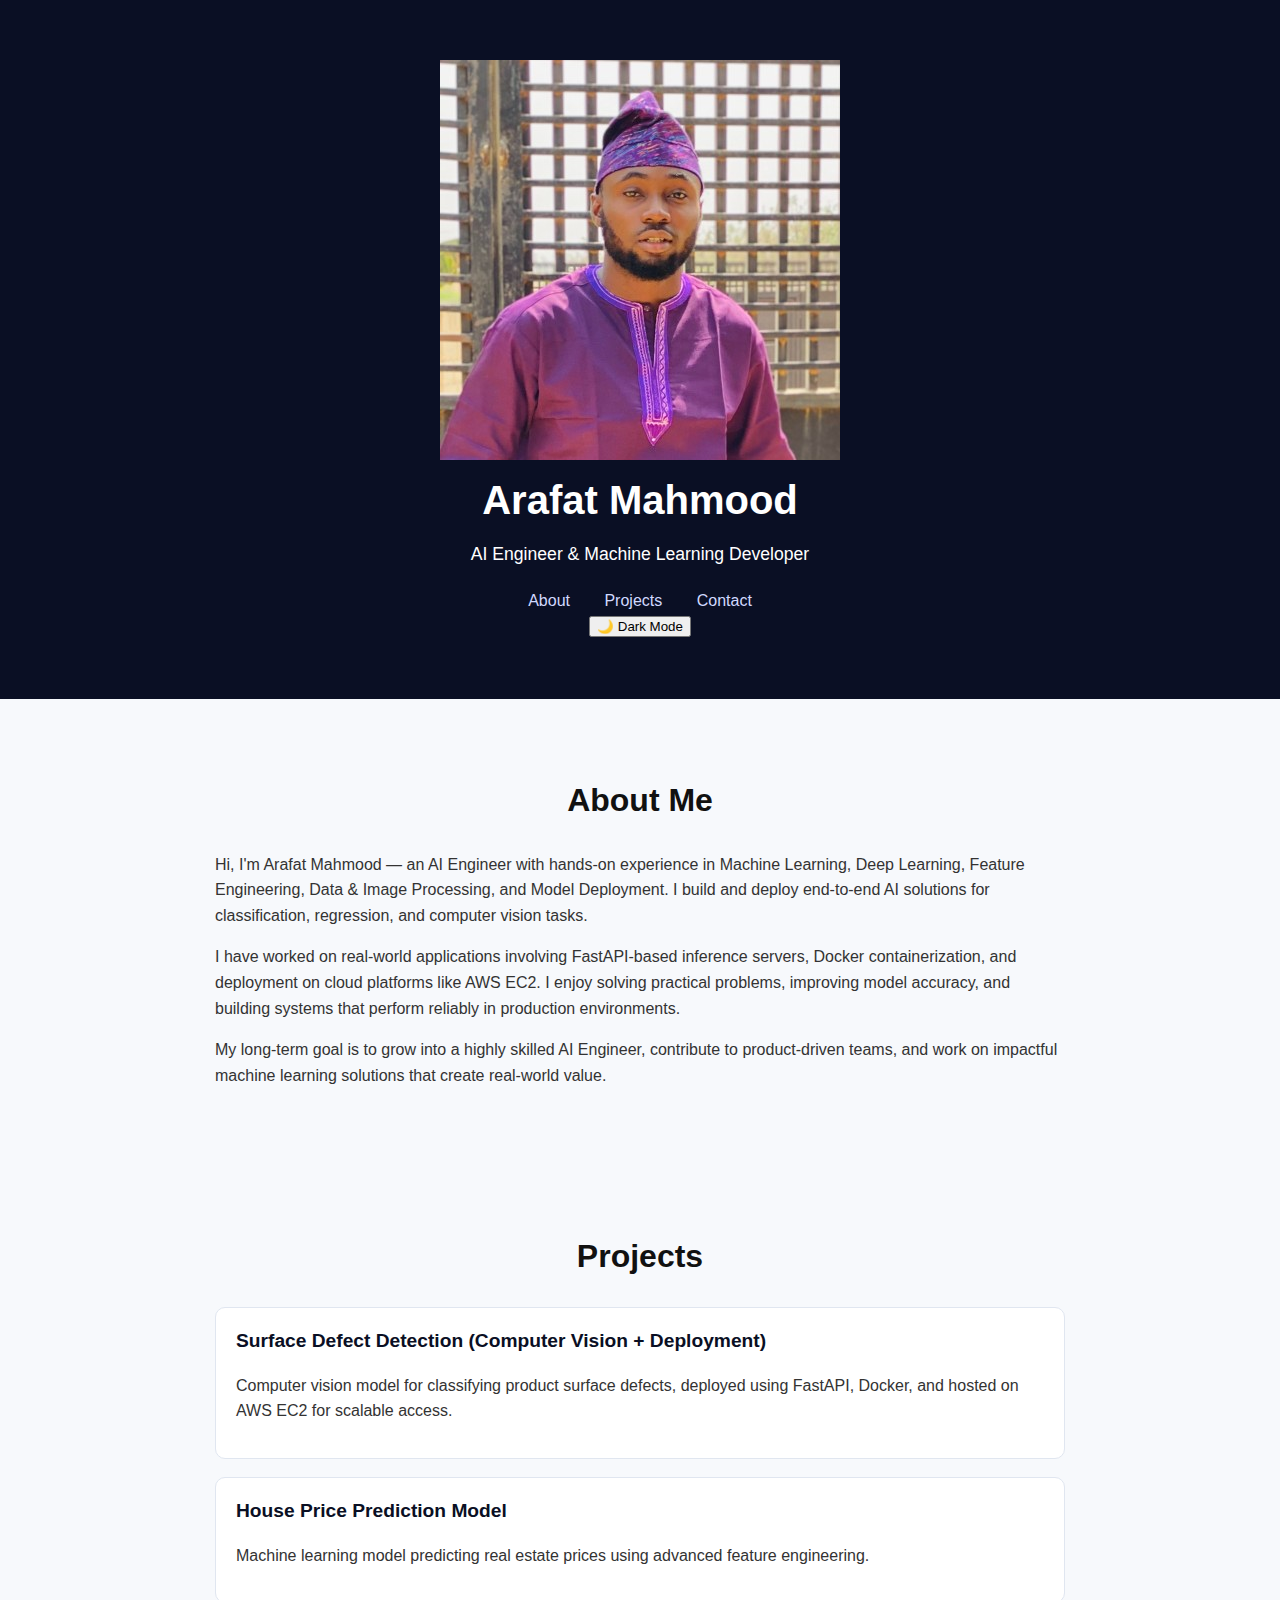
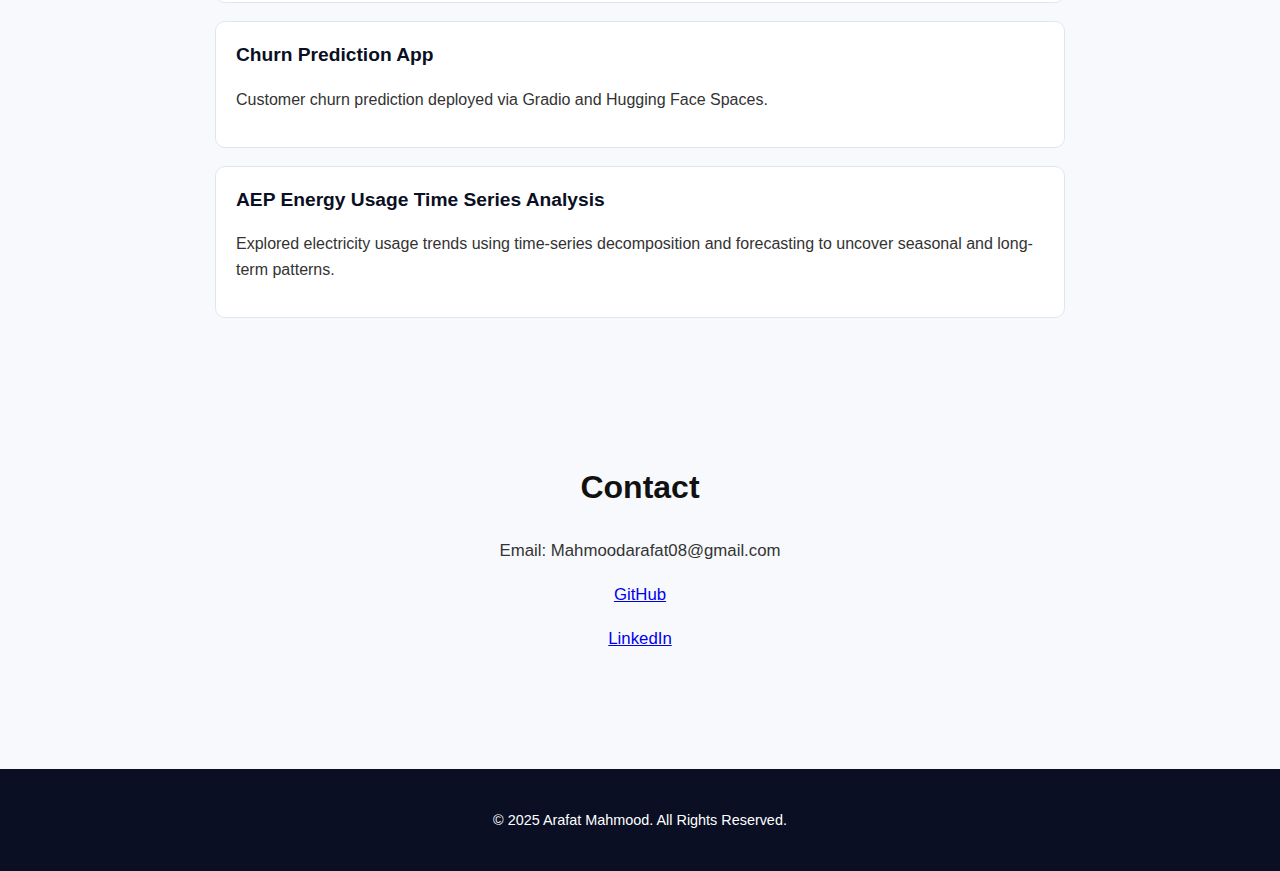
<file: index.html>
<!DOCTYPE html>
<html lang="en">
<head>
    <meta charset="UTF-8" />
    <meta name="viewport" content="width=device-width, initial-scale=1.0" />
    <title>Arafat Mahmood - AI Engineer</title>
    <link rel="stylesheet" href="style.css" />
</head>
<body>
    <header>
        <img src="ara.jpg" alt="Arafat Mahmood" class="profile-img">
        <h1>Arafat Mahmood</h1>
        <p>AI Engineer & Machine Learning Developer</p>
        <nav>
            <a href="#about">About</a>
            <a href="#projects">Projects</a>
            <a href="#contact">Contact</a>
        </nav>

        <button id="theme-toggle">🌙 Dark Mode</button>
    </header>

    <section id="about">
        <h2>About Me</h2>
        <p>
            Hi, I'm Arafat Mahmood — an AI Engineer with hands-on experience in Machine Learning, Deep Learning, Feature Engineering, Data & Image Processing, and Model Deployment. I build and deploy end-to-end AI solutions for classification, regression, and computer vision tasks.
        </p>

        <p>
            I have worked on real-world applications involving FastAPI-based inference servers, Docker containerization, and deployment on cloud platforms like AWS EC2. I enjoy solving practical problems, improving model accuracy, and building systems that perform reliably in production environments.
        </p>

        <p>
            My long-term goal is to grow into a highly skilled AI Engineer, contribute to product-driven teams, and work on impactful machine learning solutions that create real-world value.
        </p>
    </section>

    <section id="projects">
        <h2>Projects</h2>
    
        <div class="project-card">
            <a href="https://github.com/ArafatMahmood45/Surface-Defect-Detection" target="_blank">
                <h3>Surface Defect Detection (Computer Vision + Deployment)</h3>
                <p>Computer vision model for classifying product surface defects, deployed using FastAPI, Docker, and hosted on AWS EC2 for scalable access.</p>
            </a>
        </div>
    
        <div class="project-card">
            <a href="https://github.com/ArafatMahmood45/House-Sale-Price-Prediction" target="_blank">
                <h3>House Price Prediction Model</h3>
                <p>Machine learning model predicting real estate prices using advanced feature engineering.</p>
            </a>
        </div>
    
        <div class="project-card">
            <a href="https://github.com/ArafatMahmood45/Telco-Churn-Prediction" target="_blank">
                <h3>Churn Prediction App</h3>
                <p>Customer churn prediction deployed via Gradio and Hugging Face Spaces.</p>
            </a>
        </div>
    
        <div class="project-card">
            <a href="https://github.com/ArafatMahmood45/AEP_Energy_Usage_EDA" target="_blank">
                <h3>AEP Energy Usage Time Series Analysis</h3>
                <p>Explored electricity usage trends using time-series decomposition and forecasting to uncover seasonal and long-term patterns.</p>
            </a>
        </div>
    </section>


    <section id="contact">
        <h2>Contact</h2>
        <p>Email: Mahmoodarafat08@gmail.com</p>
        <p><a href="https://github.com/ArafatMahmood45" target="_blank">GitHub</a></p>
        <p><a href="https://www.linkedin.com/in/arafat-mahmood-3b0208213/" target="_blank">LinkedIn</a></p>
    </section>

    <footer>
        <p>© 2025 Arafat Mahmood. All Rights Reserved.</p>
    </footer>

    <script>
        const toggle = document.getElementById("theme-toggle");
        toggle.onclick = () => {
            document.body.classList.toggle("dark-mode");
            toggle.textContent = document.body.classList.contains("dark-mode")
              ? "☀️ Light Mode"
              : "🌙 Dark Mode";
        };
    </script>
</body>
</html>
</file>
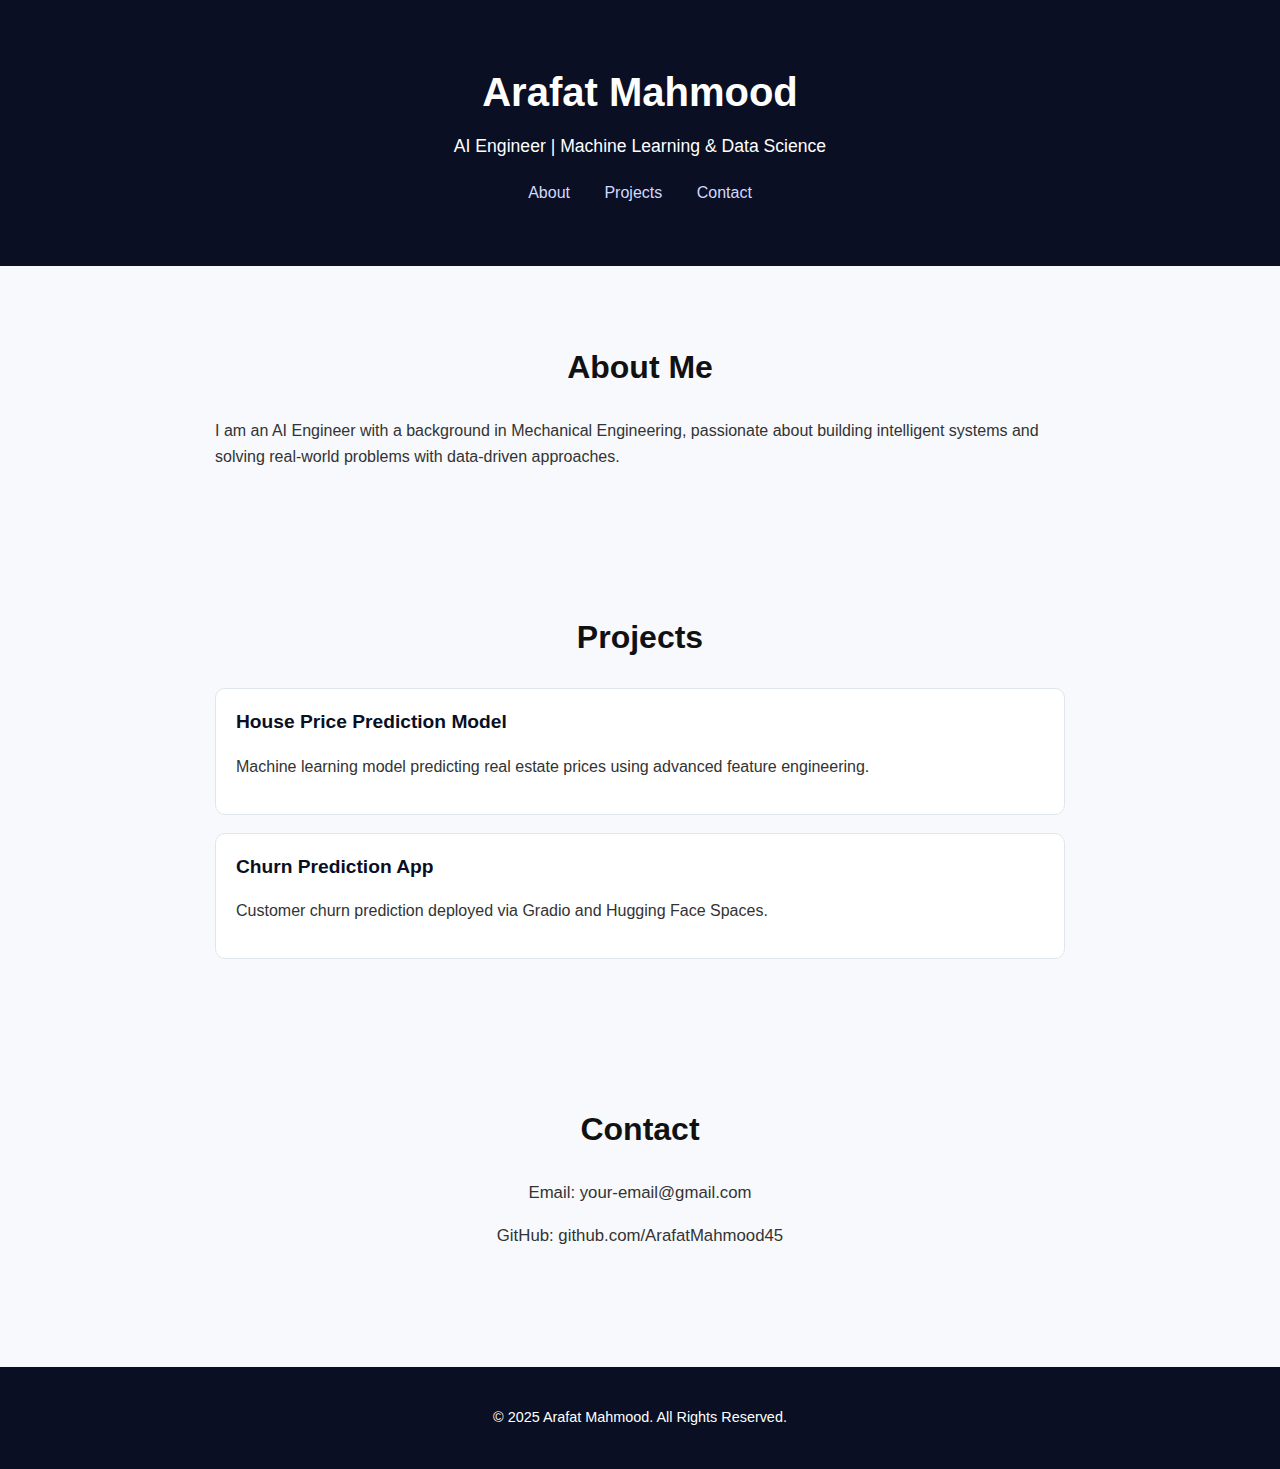
<file: index (1).html>
<!DOCTYPE html>
<html lang="en">
<head>
    <meta charset="UTF-8" />
    <meta name="viewport" content="width=device-width, initial-scale=1.0" />
    <title>Arafat Mahmood - AI Engineer</title>
    <link rel="stylesheet" href="style.css" />
</head>
<body>
    <header>
        <h1>Arafat Mahmood</h1>
        <p>AI Engineer | Machine Learning & Data Science</p>
        <nav>
            <a href="#about">About</a>
            <a href="#projects">Projects</a>
            <a href="#contact">Contact</a>
        </nav>
    </header>

    <section id="about">
        <h2>About Me</h2>
        <p>I am an AI Engineer with a background in Mechanical Engineering, passionate about building intelligent systems and solving real-world problems with data-driven approaches.</p>
    </section>

    <section id="projects">
        <h2>Projects</h2>
        <div class="project-card">
            <h3>House Price Prediction Model</h3>
            <p>Machine learning model predicting real estate prices using advanced feature engineering.</p>
        </div>
        <div class="project-card">
            <h3>Churn Prediction App</h3>
            <p>Customer churn prediction deployed via Gradio and Hugging Face Spaces.</p>
        </div>
    </section>

    <section id="contact">
        <h2>Contact</h2>
        <p>Email: your-email@gmail.com</p>
        <p>GitHub: github.com/ArafatMahmood45</p>
    </section>

    <footer>
        <p>© 2025 Arafat Mahmood. All Rights Reserved.</p>
    </footer>
</body>
</html>
</file>
<file: style.css>
/* Global Styles */
body {
    font-family: Arial, Helvetica, sans-serif;
    margin: 0;
    padding: 0;
    background: #f7f9fc;
    color: #333;
    line-height: 1.6;
    scroll-behavior: smooth;
}

/* Header */
header {
    text-align: center;
    padding: 60px 20px;
    background: #0a0f24;
    color: white;
}

header h1 {
    margin: 0;
    font-size: 2.5rem;
    font-weight: 700;
}

header p {
    margin: 8px 0 20px;
    font-size: 1.1rem;
}

/* Navigation */
nav a {
    margin: 0 15px;
    color: #d1d9ff;
    text-decoration: none;
    font-weight: 500;
    font-size: 1rem;
}

nav a:hover {
    color: #ffffff;
}

/* Sections */
section {
    max-width: 850px;
    margin: auto;
    padding: 50px 20px;
}

section h2 {
    text-align: center;
    font-size: 2rem;
    margin-bottom: 25px;
    color: #111;
}

/* Project Cards */
.project-card {
    background: white;
    border-radius: 10px;
    padding: 18px 20px;
    margin: 18px 0;
    border: 1px solid #e0e6f0;
    transition: transform 0.25s, box-shadow 0.25s;
}

.project-card:hover {
    transform: translateY(-6px);
    box-shadow: 0 8px 20px rgba(0,0,0,0.12);
}

/* Make whole card clickable */
.project-card a {
    text-decoration: none;
    color: inherit;
    display: block;
}

.project-card h3 {
    margin-top: 0;
    margin-bottom: 8px;
    font-size: 1.2rem;
    color: #0a0f24;
}

/* Contact Section */
#contact p {
    text-align: center;
    font-size: 1.05rem;
}

/* Footer */
footer {
    text-align: center;
    padding: 25px;
    background: #0a0f24;
    color: white;
    margin-top: 50px;
    font-size: 0.9rem;
}

/* Smooth hover underline for nav links */
nav a {
    position: relative;
}

nav a::after {
    content: "";
    position: absolute;
    left: 0;
    bottom: -4px;
    width: 0%;
    height: 2px;
    background: white;
    transition: 0.3s;
}

nav a:hover::after {
    width: 100%;
}
</file>
